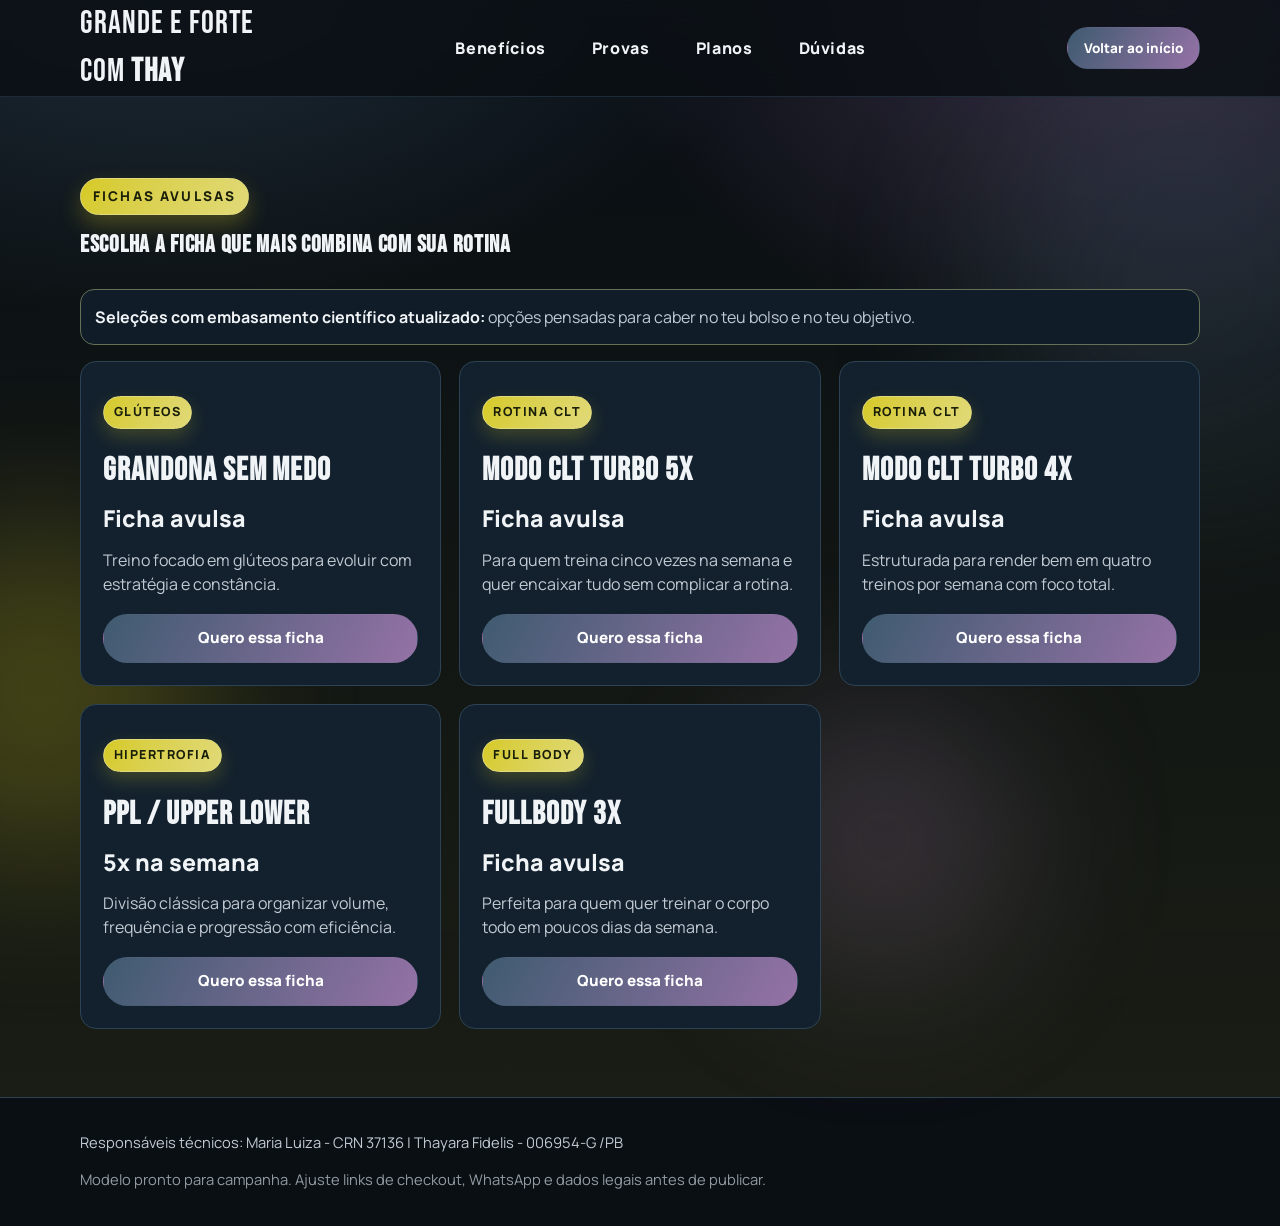
<file: fichas.html>
<!doctype html>
<html lang="pt-BR">
  <head>
    <meta charset="UTF-8" />
    <meta name="viewport" content="width=device-width, initial-scale=1.0" />
    <title>Fichas Avulsas | Thay Fidelis</title>
    <meta
      name="description"
      content="Escolha sua ficha avulsa e acelere seus resultados com treinos objetivos."
    />
    <link rel="preconnect" href="https://fonts.googleapis.com" />
    <link rel="preconnect" href="https://fonts.gstatic.com" crossorigin />
    <link
      href="https://fonts.googleapis.com/css2?family=Bebas+Neue&family=Manrope:wght@400;500;700;800&display=swap"
      rel="stylesheet"
    />
    <link rel="stylesheet" href="styles.css" />
  </head>
  <body>
    <div class="bg-glow bg-glow-1" aria-hidden="true"></div>
    <div class="bg-glow bg-glow-2" aria-hidden="true"></div>
    <div class="bg-glow bg-glow-3" aria-hidden="true"></div>

    <header class="site-header">
      <div class="container nav-wrap">
        <a class="brand" href="index.html">GRANDE E FORTE<br />COM <span><b>Thay</b></span></a>
        <nav class="site-nav" aria-label="Navegação principal">
          <a href="index.html#beneficios">Benefícios</a>
          <a href="index.html#provas">Provas</a>
          <a href="planos.html">Planos</a>
          <a href="index.html#faq">Dúvidas</a>
        </nav>
        <a class="btn btn-small" href="index.html">Voltar ao início</a>
      </div>
    </header>

    <main>
      <section class="avulsas" id="fichas">
        <div class="container">
          <div class="section-head reveal">
            <p class="eyebrow">Fichas avulsas</p>
            <h1>Escolha a ficha que mais combina com sua rotina</h1>
          </div>

          <div class="checkout-note reveal">
            <strong>Seleções com embasamento científico atualizado:</strong>
            opções pensadas para caber no teu bolso e no teu objetivo.
          </div>

          <div class="plan-grid avulsas-grid">
            <article class="plan-card reveal">
              <p class="plan-tag">GLÚTEOS</p>
              <h3>Grandona sem medo</h3>
              <p class="plan-price">Ficha avulsa</p>
              <p class="avulsas-copy">
                Treino focado em glúteos para evoluir com estratégia e
                constância.
              </p>
              <a
                class="btn btn-block"
                href="https://pages.mfitpersonal.com.br/p/2krh"
                target="_blank"
                rel="noreferrer"
                >Quero essa ficha</a
              >
            </article>

            <article class="plan-card reveal delay-1">
              <p class="plan-tag">ROTINA CLT</p>
              <h3>Modo CLT Turbo 5x</h3>
              <p class="plan-price">Ficha avulsa</p>
              <p class="avulsas-copy">
                Para quem treina cinco vezes na semana e quer encaixar tudo sem
                complicar a rotina.
              </p>
              <a
                class="btn btn-block"
                href="https://pages.mfitpersonal.com.br/p/2krc"
                target="_blank"
                rel="noreferrer"
                >Quero essa ficha</a
              >
            </article>

            <article class="plan-card reveal delay-2">
              <p class="plan-tag">ROTINA CLT</p>
              <h3>Modo CLT Turbo 4x</h3>
              <p class="plan-price">Ficha avulsa</p>
              <p class="avulsas-copy">
                Estruturada para render bem em quatro treinos por semana com
                foco total.
              </p>
              <a
                class="btn btn-block"
                href="https://pages.mfitpersonal.com.br/p/2kr7"
                target="_blank"
                rel="noreferrer"
                >Quero essa ficha</a
              >
            </article>

            <article class="plan-card reveal">
              <p class="plan-tag">HIPERTROFIA</p>
              <h3>PPL / Upper Lower</h3>
              <p class="plan-price">5x na semana</p>
              <p class="avulsas-copy">
                Divisão clássica para organizar volume, frequência e progressão
                com eficiência.
              </p>
              <a
                class="btn btn-block"
                href="https://pages.mfitpersonal.com.br/p/2kr6"
                target="_blank"
                rel="noreferrer"
                >Quero essa ficha</a
              >
            </article>

            <article class="plan-card reveal delay-1">
              <p class="plan-tag">FULL BODY</p>
              <h3>Fullbody 3x</h3>
              <p class="plan-price">Ficha avulsa</p>
              <p class="avulsas-copy">
                Perfeita para quem quer treinar o corpo todo em poucos dias da
                semana.
              </p>
              <a
                class="btn btn-block"
                href="https://pages.mfitpersonal.com.br/p/2kr5"
                target="_blank"
                rel="noreferrer"
                >Quero essa ficha</a
              >
            </article>
          </div>
        </div>
      </section>
    </main>

    <footer class="site-footer">
      <div class="container footer-wrap">
        <p>
          Responsáveis técnicos: Maria Luiza - CRN 37136 | Thayara Fidelis - 006954-G
          /PB
        </p>
        <p class="disclaimer">
          Modelo pronto para campanha. Ajuste links de checkout, WhatsApp e
          dados legais antes de publicar.
        </p>
      </div>
    </footer>

    <script src="script.js"></script>
  </body>
</html>
</file>
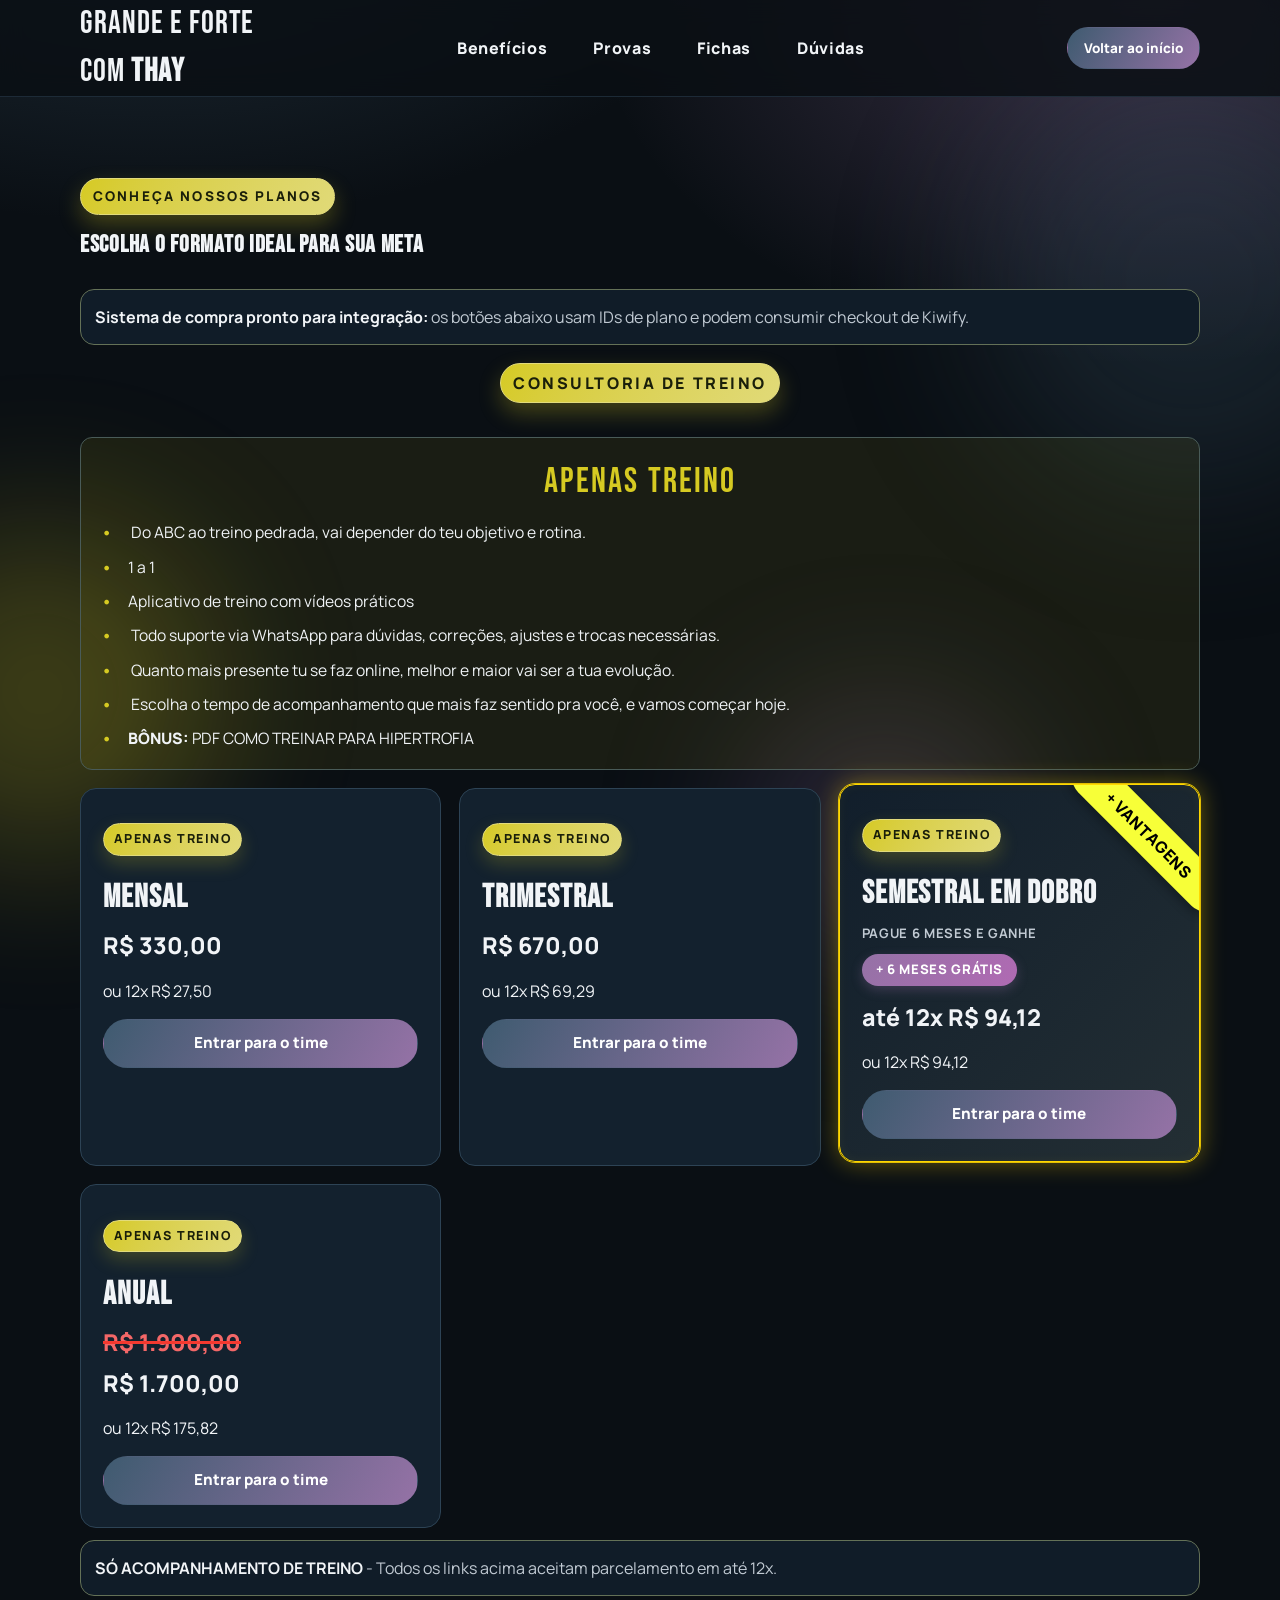
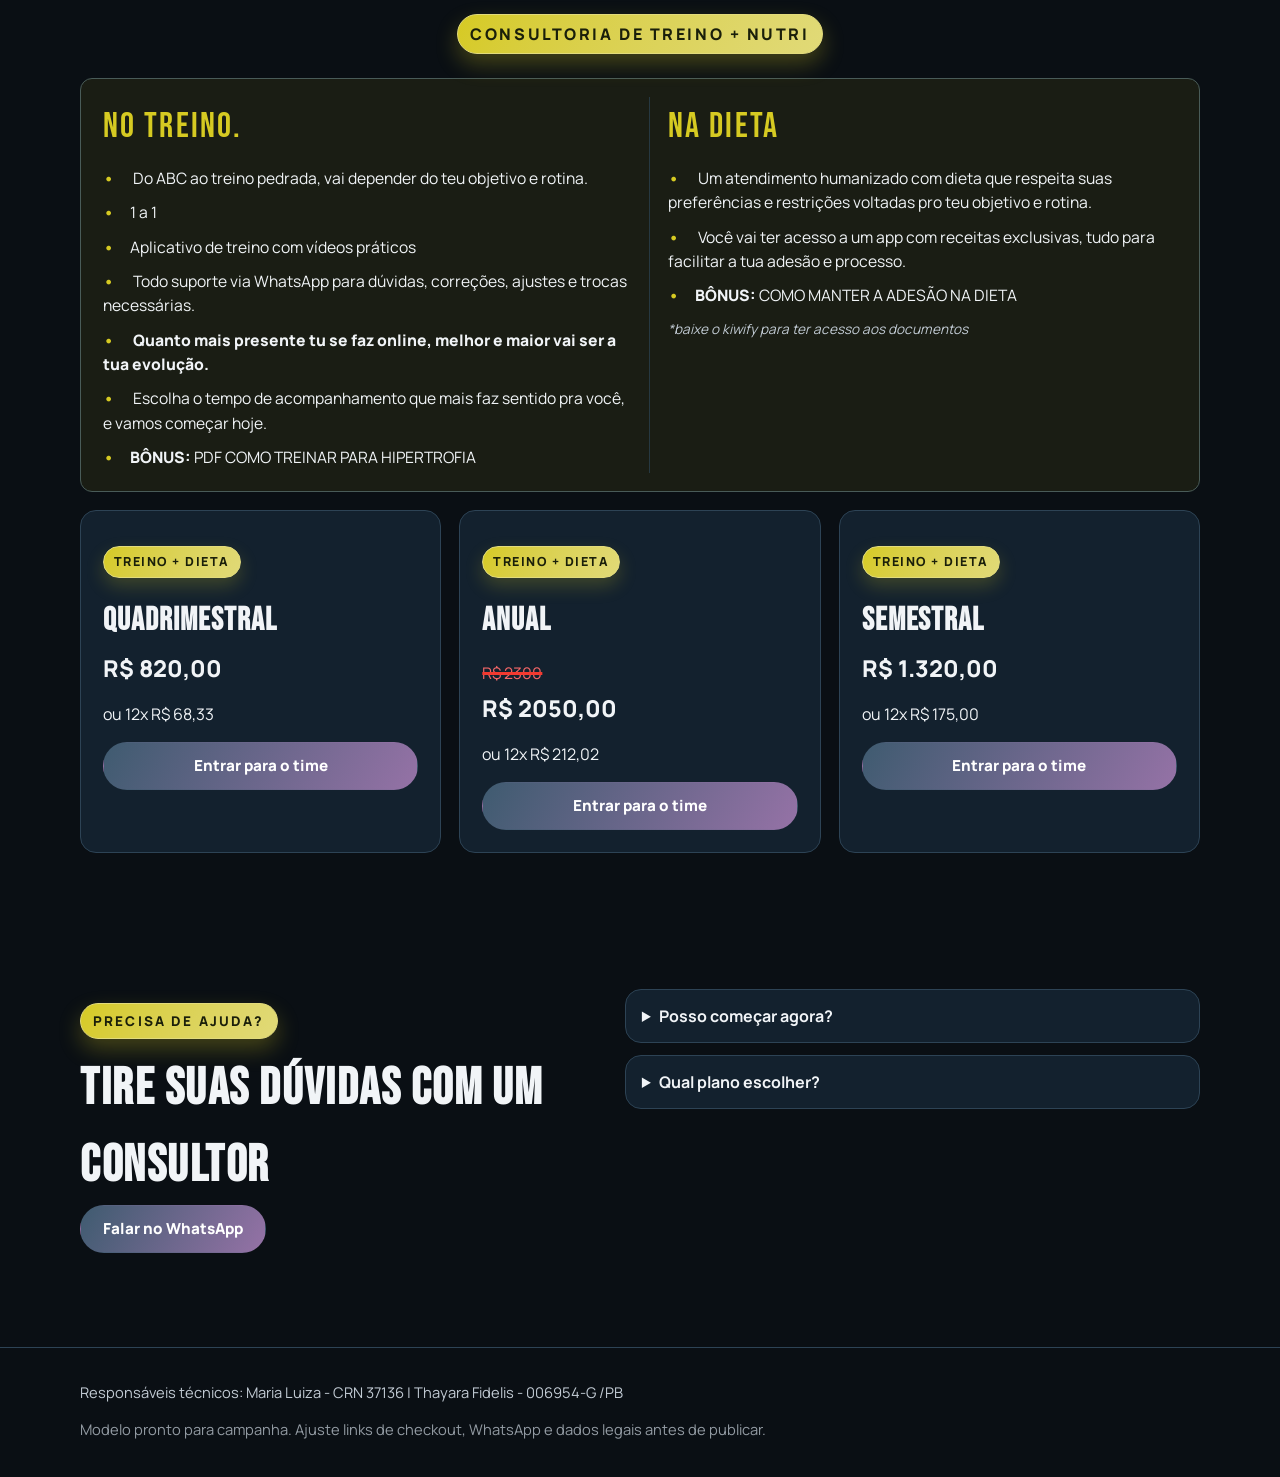
<file: planos.html>
<!doctype html>
<html lang="pt-BR">

<head>
  <meta charset="UTF-8" />
  <meta name="viewport" content="width=device-width, initial-scale=1.0" />
  <title>Planos | Thay Fidelis</title>
  <meta name="description" content="Escolha o plano ideal da consultoria Thay Fidelis e entre para o time." />
  <link rel="preconnect" href="https://fonts.googleapis.com" />
  <link rel="preconnect" href="https://fonts.gstatic.com" crossorigin />
  <link href="https://fonts.googleapis.com/css2?family=Bebas+Neue&family=Manrope:wght@400;500;700;800&display=swap"
    rel="stylesheet" />
  <link rel="stylesheet" href="styles.css" />
</head>

<body>
  <div class="bg-glow bg-glow-1" aria-hidden="true"></div>
  <div class="bg-glow bg-glow-2" aria-hidden="true"></div>
  <div class="bg-glow bg-glow-3" aria-hidden="true"></div>

  <header class="site-header">
    <div class="container nav-wrap">
      <a class="brand" href="index.html">GRANDE E FORTE<br />COM <span><b>Thay</b></span></a>
      <nav class="site-nav" aria-label="Navegação principal">
        <a href="index.html#beneficios">Benefícios</a>
        <a href="index.html#provas">Provas</a>
        <a href="fichas.html">Fichas</a>
        <a href="index.html#faq">Dúvidas</a>
      </nav>
      <a class="btn btn-small" href="index.html">Voltar ao início</a>
    </div>
  </header>

  <main>
    <section class="plans" id="planos">
      <div class="container">
        <div class="section-head reveal">
          <p class="eyebrow">Conheça nossos planos</p>
          <h1>Escolha o formato ideal para sua meta</h1>
        </div>

        <div class="checkout-note reveal">
          <strong>Sistema de compra pronto para integração:</strong>
          os botões abaixo usam IDs de plano e podem consumir checkout de
          Kiwify.
        </div>
        <div class="plan-selector" aria-hidden="true">
          <span class="selector-label eyebrow">Consultoria de Treino</span>
          <div class="selector-options"></div>
        </div>
        <div class="plan-details">
          <p class="detail-title" style="display: flex; align-items: center; justify-content: center;">Apenas treino</p>
          <ul>
            <li>
              Do ABC ao treino pedrada, vai depender do teu objetivo e rotina.
            </li>
            <li>1 a 1</li>
            <li>Aplicativo de treino com vídeos práticos</li>
            <li>
              Todo suporte via WhatsApp para dúvidas, correções, ajustes e
              trocas necessárias.
            </li>
            <li>
              Quanto mais presente tu se faz online, melhor e maior vai ser a
              tua evolução.
            </li>
            <li>
              Escolha o tempo de acompanhamento que mais faz sentido pra você,
              e vamos começar hoje.
            </li>
            <li><strong>BÔNUS:</strong> PDF COMO TREINAR PARA HIPERTROFIA</li>
          </ul>
        </div>
        <div class="plan-grid second-row">
          <article class="plan-card reveal">
            <p class="plan-tag">APENAS TREINO</p>
            <h3>Mensal</h3>
            <p class="plan-price">R$ 330,00</p>
            <p class="plan-installment">ou 12x R$ 27,50</p>
            <a class="btn btn-block buy-btn" href="https://pay.kiwify.com.br/yvT0okE" data-plan-id="t-mensal"
              target="_blank" rel="noreferrer">Entrar para o time</a>
          </article>

          <article class="plan-card reveal delay-1">
            <p class="plan-tag">APENAS TREINO</p>
            <h3>Trimestral</h3>
            <p class="plan-price">R$ 670,00
            </p>
            <p class="plan-installment">ou 12x R$ 69,29</p>
            <a class="btn btn-block buy-btn" href="https://pay.kiwify.com.br/ZcnthD9" data-plan-id="t-trimestral"
              target="_blank" rel="noreferrer">Entrar para o time</a>
          </article>

          <article class="plan-card gold-card reveal delay-1">
            <span class="ribbon">+ Vantagens</span>
            <p class="plan-tag">APENAS TREINO</p>
            <h3>Semestral em Dobro</h3>
            <span class="plan-subtitle">Pague 6 meses e ganhe</span>
            <div style="margin: 4px 0 8px;"><span class="bonus-pill">+ 6 MESES GRÁTIS</span></div>
            <p class="plan-price">até 12x R$ 94,12</p>
            <p class="plan-installment">ou 12x R$ 94,12</p>
            <a class="btn btn-block buy-btn" href="https://pay.kiwify.com.br/8hdzCp2" data-plan-id="t-semestral"
              target="_blank" rel="noreferrer">Entrar para o time</a>
          </article>
          <article class="plan-card reveal">
            <p class="plan-tag">APENAS TREINO</p>
            <h3>Anual</h3>
            <p class="plan-price plan-price-old">R$ 1.900,00</p>
            <p class="plan-price">R$ 1.700,00</p>
            <p class="plan-installment">ou 12x R$ 175,82</p>
            <a class="btn btn-block buy-btn" href="https://pay.kiwify.com.br/eLFnH59" data-plan-id="t-anual"
              target="_blank" rel="noreferrer">Entrar para o time</a>
          </article>
        </div>
        <div class="checkout-note reveal">
          <strong>SÓ ACOMPANHAMENTO DE TREINO</strong> - Todos os links acima
          aceitam parcelamento em até 12x.
        </div>
        <div class="plan-selector" aria-hidden="true">
          <span class="selector-label eyebrow">consultoria de treino + nutri</span>
        </div>
        <div class="plan-details plan-details-split">
          <div class="detail-column">
            <p class="detail-title">No treino.</p>
            <ul>
              <li>
                Do ABC ao treino pedrada, vai depender do teu objetivo e
                rotina.
              </li>
              <li>1 a 1</li>
              <li>Aplicativo de treino com vídeos práticos</li>
              <li>
                Todo suporte via WhatsApp para dúvidas, correções, ajustes e
                trocas necessárias.
              </li>
              <li>
                <strong>Quanto mais presente tu se faz online, melhor e maior vai
                  ser a tua evolução.</strong>
              </li>
              <li>
                Escolha o tempo de acompanhamento que mais faz sentido pra
                você, e vamos começar hoje.
              </li>
              <li><strong>BÔNUS:</strong> PDF COMO TREINAR PARA HIPERTROFIA</li>
            </ul>
          </div>
          <div class="detail-column">
            <p class="detail-title">NA DIETA</p>
            <ul>
              <li>
                Um atendimento humanizado com dieta que respeita suas
                preferências e restrições voltadas pro teu objetivo e rotina.
              </li>
              <li>
                Você vai ter acesso a um app com receitas exclusivas, tudo
                para facilitar a tua adesão e processo.
              </li>
              <li><strong>BÔNUS:</strong> COMO MANTER A ADESÃO NA DIETA</li>
            </ul>
            <p class="detail-note">
              *baixe o kiwify para ter acesso aos documentos
            </p>
          </div>
        </div>
        <div class="plan-grid">
          <article class="plan-card reveal">
            <p class="plan-tag">TREINO + DIETA</p>
            <h3>Quadrimestral</h3>
            <p class="plan-price">R$ 820,00</p>
            <p class="plan-installment">ou 12x R$ 68,33</p>
            <a class="btn btn-block buy-btn" href="#" data-plan-id="td-quadrimestral">Entrar para o time</a>
          </article>

          <article class="plan-card reveal delay-1">
            <p class="plan-tag">TREINO + DIETA</p>
            <h3>Anual</h3>
            <p class="plan-price-old">R$ 2300</p>
            <p class="plan-price">R$ 2050,00</p>
            <p class="plan-installment">ou 12x R$ 212,02</p>
            <a class="btn btn-block buy-btn" href="#" data-plan-id="td-anual">Entrar para o time</a>
          </article>

          <article class="plan-card  reveal delay-2">

            <p class="plan-tag">TREINO + DIETA</p>
            <h3>Semestral</h3>
            <p class="plan-price">R$ 1.320,00</p>
            <p class="plan-installment">ou 12x R$ 175,00</p>
            <a class="btn btn-block buy-btn" href="#" data-plan-id="td-semestral">Entrar para o time</a>
          </article>
        </div>
      </div>
    </section>

    <section class="faq" id="duvidas-planos">
      <div class="container faq-grid">
        <div class="section-head reveal">
          <p class="eyebrow">Precisa de ajuda?</p>
          <h2>Tire suas dúvidas com um consultor</h2>
          <a class="btn"
            href="https://wa.me/558399848498?text=Ol%C3%A1%2C%20vim%20pelo%20site%20e%20quero%20entrar%20para%20o%20time.%20Pode%20me%20passar%20mais%20informa%C3%A7%C3%B5es%3F"
            target="_blank" rel="noreferrer">Falar no WhatsApp</a>
        </div>
        <div class="accordion reveal delay-1">
          <details>
            <summary>Posso começar agora?</summary>
            <p>
              Sim. Assim que o pagamento for confirmado, você recebe as
              orientações iniciais para dar início ao acompanhamento.
            </p>
          </details>
          <details>
            <summary>Qual plano escolher?</summary>
            <p>
              Se quiser mais tempo para consolidar resultado, os planos mais
              longos costumam ter melhor custo-benefício.
            </p>
          </details>
        </div>
      </div>
    </section>
  </main>

  <footer class="site-footer">
    <div class="container footer-wrap">
      <p>
        Responsáveis técnicos: Maria Luiza - CRN 37136 | Thayara Fidelis - 006954-G
        /PB
      </p>
      <p class="disclaimer">
        Modelo pronto para campanha. Ajuste links de checkout, WhatsApp e
        dados legais antes de publicar.
      </p>
    </div>
  </footer>

  <script src="script.js"></script>
</body>

</html>
</file>
<file: styles.css>
:root {
  --bg: #0a0f14;
  --bg-soft: #101923;
  --card: #142230;
  --text: #f1f4f7;
  --muted: #c1cad3;
  --primary: #3f5b70;
  --primary-2: #9572a6;
  --accent: #d6ca22;
  --line: #2d4355;
  --ok: #d6ca22;
}

* {
  box-sizing: border-box;
}

html,
body {
  margin: 0;
  padding: 0;
}

body {
  font-family: "Manrope", sans-serif;
  background: radial-gradient(980px 580px at 12% -5%, rgba(63, 91, 112, 0.45) 0%, transparent 65%),
    radial-gradient(860px 560px at 90% 0%, rgba(149, 114, 166, 0.35) 0%, transparent 65%), var(--bg);
  color: var(--text);
  line-height: 1.5;
  overflow-x: hidden;
}

h1,
h2,
h3,
.brand {
  font-family: "Bebas Neue", sans-serif;
  letter-spacing: 0.03em;
  margin: 0;
}

.container {
  width: min(1120px, 92vw);
  margin: 0 auto;
}

.bg-glow {
  position: fixed;
  border-radius: 999px;
  filter: blur(80px);
  opacity: 0.25;
  pointer-events: none;
  z-index: -1;
}

.bg-glow-1 {
  width: 420px;
  height: 420px;
  background: var(--primary);
  top: 8%;
  right: -120px;
}

.bg-glow-2 {
  width: 340px;
  height: 340px;
  background: var(--accent);
  left: -130px;
  top: 58%;
}

.bg-glow-3 {
  width: 280px;
  height: 280px;
  background: var(--primary-2);
  right: 20%;
  bottom: -80px;
}

.site-header {
  position: sticky;
  top: 0;
  z-index: 30;
  backdrop-filter: blur(12px);
  background: color-mix(in oklab, var(--bg) 84%, transparent);
  border-bottom: 1px solid color-mix(in oklab, var(--line) 55%, transparent);
}

.nav-wrap {
  min-height: 78px;
  display: flex;
  align-items: center;
  justify-content: space-between;
  gap: 18px;
}

.brand {
  color: var(--text);
  text-decoration: none;
  font-size: 2rem;
}

.site-nav {
  display: flex;
  gap: 20px;
}

.site-nav a {
  color: var(--text);
  display: inline-flex;
  align-items: center;
  min-height: 44px;
  padding: 8px 12px;
  text-decoration: none;
  font-weight: 800;
  font-size: clamp(1rem, 1vw, 1.12rem);
  letter-spacing: 0.04em;
  border-radius: 999px;
  border: 1px solid transparent;
  transition: background-color 0.22s ease, color 0.22s ease, border-color 0.22s ease, transform 0.22s ease;
}

.site-nav a:hover {
  color: #fff;
  background: color-mix(in oklab, var(--primary) 24%, transparent);
  border-color: color-mix(in oklab, var(--primary) 35%, transparent);
  transform: translateY(-1px);
}

.btn {
  display: inline-flex;
  justify-content: center;
  align-items: center;
  gap: 8px;
  border-radius: 999px;
  border: 1px solid transparent;
  background: linear-gradient(120deg, var(--primary), var(--primary-2));
  color: #fff;
  font-weight: 800;
  font-size: 0.95rem;
  text-decoration: none;
  padding: 12px 22px;
  transition: transform 0.22s ease, box-shadow 0.22s ease;
}

.btn:hover {
  transform: translateY(-2px);
  box-shadow: 0 12px 24px rgba(63, 91, 112, 0.35);
}

.btn-small {
  padding: 10px 16px;
  font-size: 0.84rem;
}

.btn-ghost {
  background: transparent;
  border-color: color-mix(in oklab, var(--accent) 25%, var(--line));
  color: var(--text);
}

.btn-block {
  width: 100%;
}

.hero {
  position: relative;
  padding: 70px 0 56px;
}

.hero::after {
  content: "";
  position: absolute;
  inset: 0;
  background: linear-gradient(180deg, transparent 0%, rgba(10, 15, 20, 0.45) 100%);
  pointer-events: none;
}

.hero .container {
  position: relative;
  z-index: 1;
}

.hero-grid {
  display: grid;
  grid-template-columns: 1.2fr 0.8fr;
  gap: 26px;
  align-items: center;
}

.eyebrow {
  display: inline-flex;
  align-items: center;
  gap: 8px;
  color: #1a1f0a;
  text-transform: uppercase;
  font-weight: 900;
  font-size: 0.84rem;
  letter-spacing: 0.16em;
  margin-bottom: 12px;
  padding: 7px 12px;
  border-radius: 999px;
  background: linear-gradient(120deg, var(--accent), color-mix(in oklab, var(--accent) 72%, white));
  border: 1px solid color-mix(in oklab, var(--accent) 70%, white);
  box-shadow: 0 10px 22px rgba(214, 202, 34, 0.28);
}

.hero h1 {
  font-size: clamp(2.4rem, 7vw, 5.2rem);
  line-height: 0.95;
  margin-bottom: 18px;
}

.hero h1 span {
  display: block;
  color: var(--accent);
}

.hero-text {
  color: var(--muted);
  max-width: 58ch;
  margin-bottom: 22px;
}

.hero-actions {
  display: flex;
  gap: 12px;
  flex-wrap: wrap;
}

.hero-points {
  margin: 24px 0 0;
  padding: 0;
  list-style: none;
  display: grid;
  gap: 10px;
}

.hero-points li {
  position: relative;
  color: #e2e7f4;
  padding-left: 24px;
}

.hero-points li::before {
  content: "";
  position: absolute;
  width: 10px;
  height: 10px;
  border-radius: 99px;
  background: var(--ok);
  left: 0;
  top: 8px;
}

.hero-media {
  position: relative;
  display: grid;
  gap: 12px;
}

.media-main,
.media-side {
  width: 100%;
  object-fit: cover;
  border-radius: 18px;
  border: 1px solid color-mix(in oklab, var(--line) 70%, #fff 6%);
}

.media-main {
  aspect-ratio: 4 / 5;
}

.media-side {
  aspect-ratio: 16 / 9;
}

.palette-card {
  border: 1px solid var(--line);
  background: color-mix(in oklab, var(--card) 88%, black);
  border-radius: 14px;
  padding: 12px 14px;
}

.palette-card p {
  margin: 0 0 8px;
  color: var(--muted);
  font-size: 0.82rem;
  text-transform: uppercase;
  letter-spacing: 0.08em;
}

.palette-row {
  display: flex;
  flex-wrap: wrap;
  gap: 8px;
}

.palette-row span {
  display: inline-flex;
  align-items: center;
  justify-content: center;
  border-radius: 999px;
  border: 1px solid var(--line);
  padding: 4px 10px;
  font-size: 0.8rem;
}

section {
  padding: 68px 0;
}

.section-head {
  margin-bottom: 26px;
}

.section-head h2 {
  font-size: clamp(2rem, 4vw, 3.2rem);
}

.card-grid,
.testimonial-grid,
.plan-grid {
  display: grid;
  gap: 18px;
  grid-template-columns: repeat(3, minmax(0, 1fr));
}

.card-grid {
  grid-template-columns: repeat(4, minmax(0, 1fr));
}

.gallery {
  background: linear-gradient(180deg, transparent 0%, rgba(63, 91, 112, 0.12) 100%);
}

.gallery-grid {
  display: grid;
  grid-template-columns: repeat(3, minmax(0, 1fr));
  gap: 16px;
}

.gallery-item {
  margin: 0;
  border: 1px solid var(--line);
  border-radius: 18px;
  overflow: hidden;
  background: #101923;
}

.gallery-item img {
  display: block;
  width: 100%;
  height: 100%;
  min-height: 360px;
  object-fit: cover;
}

.info-card,
.testimonial,
.plan-card,
.accordion details {
  border: 1px solid var(--line);
  background: color-mix(in oklab, var(--card) 92%, #091018);
  border-radius: 16px;
}

.info-card {
  padding: 22px;
}

.info-card h3 {
  font-size: 1.7rem;
  margin-bottom: 8px;
}

.info-card p {
  color: var(--muted);
}

.plan-card {
  position: relative;
  padding: 22px;
  overflow: hidden;
}

.plan-selector {
  display: flex;
  flex-direction: column;
  align-items: center;
  justify-content: center;
  gap: 10px;
  margin: 18px 0 12px;
}
.plan-selector .selector-label {
  font-weight: 800;
  color: #1a1f0a;
  font-size: 1rem;
}

.plan-selector .selector-options {
  display: flex;
  gap: 10px;
}

.plan-selector .option {
  background: transparent;
  color: var(--muted);
  border: 1px solid color-mix(in oklab, var(--line) 60%, transparent);
  padding: 8px 12px;
  border-radius: 999px;
  font-weight: 700;
  cursor: pointer;
}

.plan-selector .option.active {
  background: linear-gradient(120deg, var(--accent), color-mix(in oklab, var(--accent) 60%, white));
  color: #101923;
  border-color: color-mix(in oklab, var(--accent) 80%, white);
  box-shadow: 0 10px 20px rgba(214, 202, 34, 0.18);
}

.plan-details {
  background: color-mix(in oklab, var(--accent) 8%, transparent);
  border: 1px solid color-mix(in oklab, var(--accent) 18%, var(--line));
  padding: 18px 20px;
  border-radius: 12px;
  margin: 8px 0 18px;
  color: var(--text);
}
.plan-details-split {
  display: grid;
  grid-template-columns: 1fr;
  gap: 18px;
}
@media (min-width: 960px) {
  .plan-details-split {
    grid-template-columns: 1fr 1fr;
  }
}
.detail-column {
  padding: 4px 2px;
}
.detail-column + .detail-column {
  border-top: 1px solid color-mix(in oklab, var(--line) 70%, transparent);
  padding-top: 16px;
}
@media (min-width: 960px) {
  .detail-column + .detail-column {
    border-top: 0;
    border-left: 1px solid color-mix(in oklab, var(--line) 70%, transparent);
    padding-top: 4px;
    padding-left: 18px;
  }
}
.detail-title {
  margin: 0 0 12px;
  font-family: "Bebas Neue", sans-serif;
  font-size: clamp(1.6rem, 3vw, 2.2rem);
  letter-spacing: 0.06em;
  color: var(--accent);
  text-transform: uppercase;
}
.plan-details ul {
  list-style: none;
  margin: 0;
  padding: 0;
  display: grid;
  gap: 10px;
}
.plan-details li {
  padding-left: 0;
  position: relative;
  font-size: 0.98rem;
  line-height: 1.55;
  color: var(--text);
}
.plan-details li::before {
  content: "\2022";
  color: var(--accent);
  font-weight: 900;
  display: inline-block;
  width: 1.2em;
  margin-right: 8px;
}
.plan-details strong {
  font-weight: 800;
  color: var(--text);
}
.detail-note {
  margin: 12px 0 0;
  font-size: 0.85rem;
  color: var(--muted);
  font-style: italic;
  line-height: 1.4;
}
.plan-brief {
  color: var(--muted);
  font-style: italic;
  font-size: 0.95rem;
  margin: 14px 0 0;
  text-align: center;
}

.plan-card.popular {
  outline: 2px solid color-mix(in oklab, var(--accent) 50%, white);
  transform: translateY(-3px);
}

.ribbon {
  position: absolute;
  right: 14px;
  top: 12px;
  background: var(--accent);
  color: #101923;
  border-radius: 99px;
  font-size: 0.72rem;
  padding: 4px 10px;
  text-transform: uppercase;
  font-weight: 800;
}

.checkout-note {
  margin-top: 12px;
  margin-bottom: 16px;
  border: 1px solid color-mix(in oklab, var(--accent) 35%, var(--line));
  border-radius: 14px;
  background: color-mix(in oklab, var(--card) 90%, black);
  padding: 15px 14px;
  color: var(--muted);
}

.checkout-note strong {
  color: var(--text);
}

.avulsas {
  background: linear-gradient(180deg, rgba(10, 15, 20, 0.02) 0%, rgba(214, 202, 34, 0.08) 100%);
}

.avulsas-grid {
  grid-template-columns: repeat(3, minmax(0, 1fr));
}

.avulsas-grid-single {
  grid-template-columns: 1fr;
}

.fichas-route-card {
  width: 100%;
  min-height: 180px;
  border: 1px solid var(--line);
  background: color-mix(in oklab, var(--card) 92%, #091018);
  border-radius: 16px;
  text-decoration: none;
  display: flex;
  align-items: center;
  justify-content: center;
  text-align: center;
  transition: transform 0.22s ease, box-shadow 0.22s ease, border-color 0.22s ease;
}

.fichas-route-card span {
  font-family: "Bebas Neue", sans-serif;
  font-size: clamp(2rem, 5vw, 3.4rem);
  letter-spacing: 0.06em;
  color: var(--text);
}

.fichas-route-card:hover {
  transform: translateY(-2px);
  box-shadow: 0 12px 24px rgba(63, 91, 112, 0.35);
  border-color: color-mix(in oklab, var(--accent) 45%, var(--line));
}

.avulsas-copy {
  color: var(--muted);
  margin: 0 0 18px;
}

.plan-tag {
  display: inline-flex;
  align-items: center;
  padding: 6px 10px;
  border-radius: 999px;
  font-weight: 900;
  color: #1a1f0a;
  font-size: 0.78rem;
  letter-spacing: 0.12em;
  background: linear-gradient(120deg, var(--accent), color-mix(in oklab, var(--accent) 72%, white));
  border: 1px solid color-mix(in oklab, var(--accent) 70%, white);
  box-shadow: 0 8px 18px rgba(214, 202, 34, 0.22);
}

.plan-card h3 {
  font-size: 2rem;
  margin: 6px 0;
}

.plan-price {
  font-size: 1.45rem;
  font-weight: 800;
  margin: 0 0 12px;
}

.plan-price-old {
  color: #ff6b6b;
  text-decoration: line-through;
  text-decoration-thickness: 3px;
  text-decoration-color: #ff3b30;
  text-decoration-skip-ink: none;
  margin-bottom: 6px;
  opacity: 0.95;
}

.plan-card ul {
  list-style: none;
  padding: 0;
  margin: 0 0 18px;
  display: grid;
  gap: 8px;
  color: var(--muted);
}

.second-row {
  margin-top: 18px;
}

.faq-grid {
  display: grid;
  gap: 22px;
  grid-template-columns: 1fr 1.1fr;
  align-items: start;
}

.accordion {
  display: grid;
  gap: 12px;
}

.accordion details {
  padding: 14px 16px;
}

.accordion summary {
  cursor: pointer;
  font-weight: 700;
}

.accordion p {
  color: var(--muted);
  margin: 10px 0 0;
}

.site-footer {
  border-top: 1px solid var(--line);
  padding: 18px 0 22px;
}

.footer-wrap {
  color: var(--muted);
  font-size: 0.92rem;
}

.disclaimer {
  opacity: 0.75;
}

.reveal {
  opacity: 0;
  transform: translateY(20px);
  transition: opacity 0.5s ease, transform 0.5s ease;
}

.reveal.is-visible {
  opacity: 1;
  transform: translateY(0);
}

.delay-1 {
  transition-delay: 0.12s;
}

.delay-2 {
  transition-delay: 0.2s;
}

@media (max-width: 1000px) {
  .card-grid {
    grid-template-columns: repeat(2, minmax(0, 1fr));
  }

  .plan-grid,
  .avulsas-grid,
  .gallery-grid {
    grid-template-columns: repeat(2, minmax(0, 1fr));
  }

  .hero-grid,
  .faq-grid {
    grid-template-columns: 1fr;
  }
}

@media (max-width: 760px) {
  .site-nav,
  .btn-small {
    display: none;
  }

  .card-grid,
  .testimonial-grid,
  .plan-grid,
  .avulsas-grid,
  .gallery-grid {
    grid-template-columns: 1fr;
  }

  .gallery-item img {
    min-height: 280px;
  }

  section {
    padding: 54px 0;
  }

  .hero {
    padding-top: 44px;
  }
}

/* Styles for Antes e Depois slider */
.antes-depois {
  background: linear-gradient(180deg, transparent 0%, rgba(63, 91, 112, 0.12) 100%);
  padding: 70px 0;
}

.slider-wrapper {
  position: relative;
  max-width: 100%;
  margin-top: 42px;
}

.slider-container {
  position: relative;
  width: 100%;
  overflow: hidden;
  border-radius: 20px;
  border: 1px solid color-mix(in oklab, var(--line) 70%, white 6%);
  background: var(--card);
}

.slider-track {
  display: flex;
  transition: transform 0.5s cubic-bezier(0.4, 0, 0.2, 1);
  width: 100%;
}

.slider-item {
  flex: 0 0 100%;
  margin: 0;
  display: flex;
  align-items: center;
  justify-content: center;
  aspect-ratio: 16 / 9;
  max-height: 360px;
  background: var(--bg-soft);
}

.slider-item img {
  display: block;
  width: 100%;
  height: 100%;
  object-fit: cover;
  cursor: zoom-in;
}

.slider-btn {
  position: absolute;
  top: 50%;
  transform: translateY(-50%);
  z-index: 10;
  width: 48px;
  height: 48px;
  border-radius: 50%;
  border: 1px solid color-mix(in oklab, var(--text) 35%, transparent);
  background: color-mix(in oklab, var(--bg) 90%, #fff);
  color: var(--text);
  cursor: pointer;
  display: flex;
  align-items: center;
  justify-content: center;
  transition: all 0.3s ease;
  backdrop-filter: blur(8px);
}

.slider-btn:hover {
  background: color-mix(in oklab, var(--bg) 75%, #fff);
  border-color: var(--accent);
  color: var(--accent);
  transform: translateY(-50%) scale(1.1);
}

.slider-btn-prev {
  left: 16px;
}

.slider-btn-next {
  right: 16px;
}

.slider-indicators {
  position: absolute;
  bottom: 18px;
  left: 50%;
  transform: translateX(-50%);
  display: flex;
  gap: 8px;
  z-index: 10;
}

.indicator {
  width: 10px;
  height: 10px;
  border-radius: 50%;
  border: 1px solid color-mix(in oklab, var(--text) 40%, transparent);
  background: transparent;
  cursor: pointer;
  transition: all 0.3s ease;
}

.indicator.active {
  background: var(--accent);
  border-color: var(--accent);
  width: 28px;
  border-radius: 6px;
}

.indicator:hover {
  background: color-mix(in oklab, var(--accent) 60%, transparent);
  border-color: var(--accent);
}

.image-overlay {
  position: fixed;
  inset: 0;
  display: none;
  align-items: center;
  justify-content: center;
  background: rgba(3, 7, 10, 0.72);
  z-index: 60;
  padding: 28px;
}

.image-overlay.visible {
  display: flex;
}

.image-overlay:not(.interactive) {
  pointer-events: none;
}

.image-overlay.interactive {
  pointer-events: auto;
}

.image-overlay::before {
  content: "";
  position: absolute;
  inset: 0;
  backdrop-filter: blur(8px);
  pointer-events: none;
}

.image-overlay img {
  position: relative;
  z-index: 1;
  max-width: 92%;
  max-height: 92%;
  border-radius: 18px;
  box-shadow: 0 30px 80px rgba(0, 0, 0, 0.6);
  object-fit: contain;
  background: #091018;
  transition: transform 200ms ease;
}

.image-overlay:not(.interactive) img {
  pointer-events: none;
}

.image-overlay .close-btn {
  position: absolute;
  right: 20px;
  top: 18px;
  z-index: 2;
  background: rgba(0, 0, 0, 0.5);
  border: 1px solid rgba(255, 255, 255, 0.06);
  color: #fff;
  padding: 8px 10px;
  border-radius: 8px;
  cursor: pointer;
}

.image-overlay:not(.interactive) .close-btn {
  display: none;
}

@media (max-width: 760px) {
  .slider-item {
    aspect-ratio: 16 / 9;
  }

  .slider-btn {
    width: 40px;
    height: 40px;
  }

  .slider-btn-prev {
    left: 12px;
  }

  .slider-btn-next {
    right: 12px;
  }
}

/* Premium Gold Card styles for 'Semestral em Dobro' */
.plan-card.gold-card {
  border-color: #ffd700;
  box-shadow: 0 0 25px rgba(255, 215, 0, 0.4), inset 0 0 12px rgba(255, 215, 0, 0.05);
  outline: 1.5px solid rgba(255, 215, 0, 0.85);
  transform: translateY(-4px);
  background: linear-gradient(135deg, color-mix(in oklab, var(--card) 94%, #000), color-mix(in oklab, var(--card) 90%, #ffd700 8%));
  transition: all 0.3s ease;
}

.plan-card.gold-card:hover {
  transform: translateY(-7px);
  box-shadow: 0 0 35px rgba(255, 215, 0, 0.55), inset 0 0 15px rgba(255, 215, 0, 0.15);
}

.ribbon.gold-ribbon {
  background: linear-gradient(135deg, #ffd700, #ffaa00);
  color: #1a1f0a;
  font-weight: 900;
  box-shadow: 0 4px 12px rgba(255, 170, 0, 0.35);
  border: 1px solid rgba(255, 255, 255, 0.35);
}

.bonus-pill {
  display: inline-block;
  padding: 6px 14px;
  border-radius: 999px;
  background: linear-gradient(120deg, #9572a6, #b06ab3);
  color: #fff;
  font-weight: 800;
  font-size: 0.82rem;
  letter-spacing: 0.05em;
  margin: 6px 0;
  text-align: center;
  box-shadow: 0 4px 12px rgba(149, 114, 166, 0.3);
  text-transform: uppercase;
}

.plan-subtitle {
  display: block;
  font-size: 0.82rem;
  font-weight: 700;
  text-transform: uppercase;
  letter-spacing: 0.05em;
  color: var(--muted);
  margin: 6px 0 2px;
}

/* Yellow Ribbon - + Vantagens */
.plan-card .ribbon {
  background-color: #f7ff38;
  color: #000000;
  font-weight: 900;
  font-size: 1rem;
  text-align: center;
  padding: 8px 0;
  position: absolute;
  top: 30px;
  right: -50px;
  width: 200px;
  transform: rotate(45deg);
  letter-spacing: 0.5px;
  box-shadow: 0 4px 10px rgba(0, 0, 0, 0.3);
  text-transform: uppercase;
}
</file>
